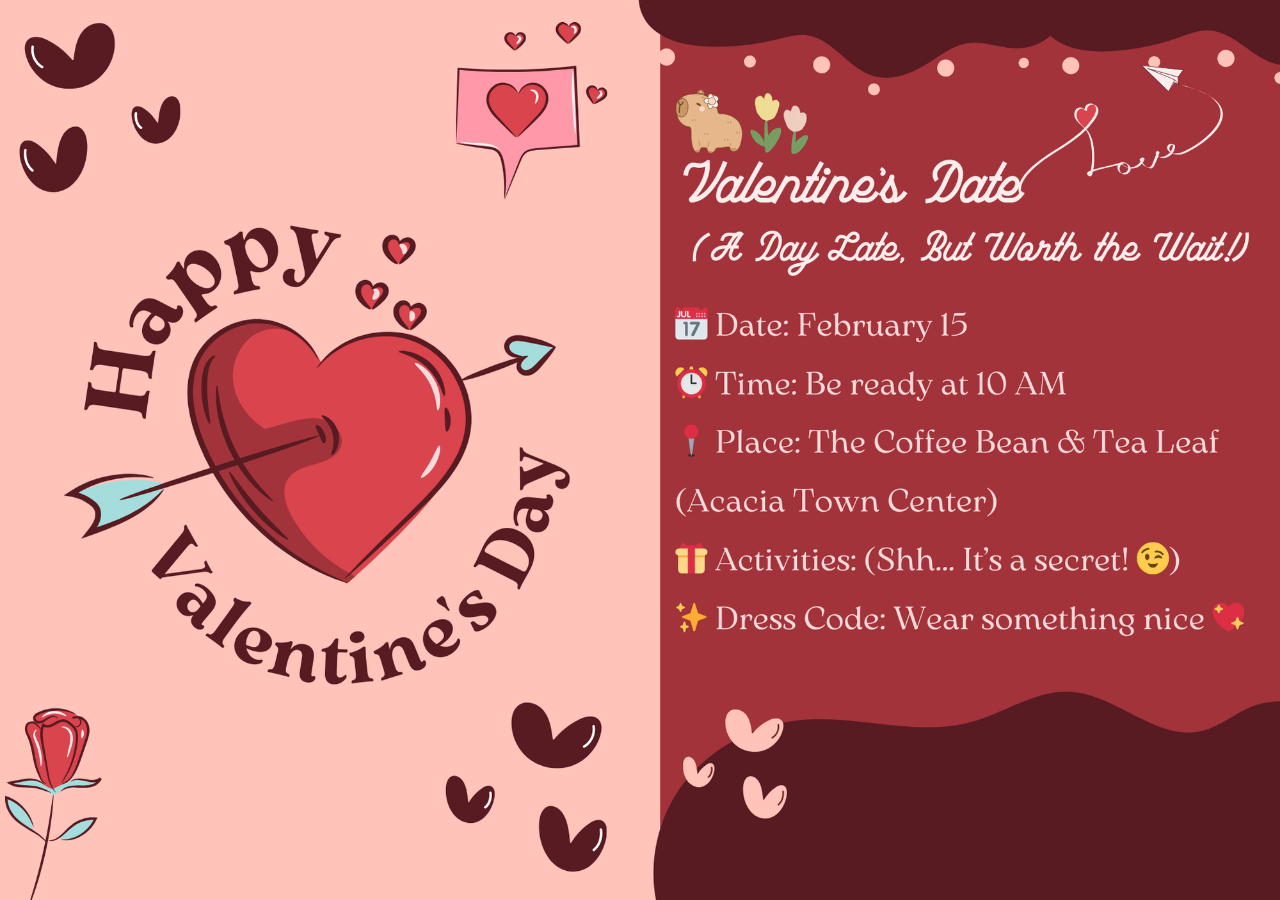
<file: yes.html>
<!DOCTYPE html>
<html lang="en">
<head>
    <meta charset="UTF-8">
    <meta name="viewport" content="width=device-width, initial-scale=1.0">
    <title>Valentine's Card</title>
    <link rel="stylesheet" href="yes_styles.css">
</head> 
<body>
</body> 
</html>
</file>
<file: yes_styles.css>
* {
    margin: 0;
    padding: 0;
    box-sizing: border-box;
}

html, body {
    width: 100%;
    height: 100%;
    overflow: hidden; /* Prevents scrolling */
}

body {
    background: url("./Valentines.png") no-repeat center center fixed;
    background-size: cover;
}
</file>
